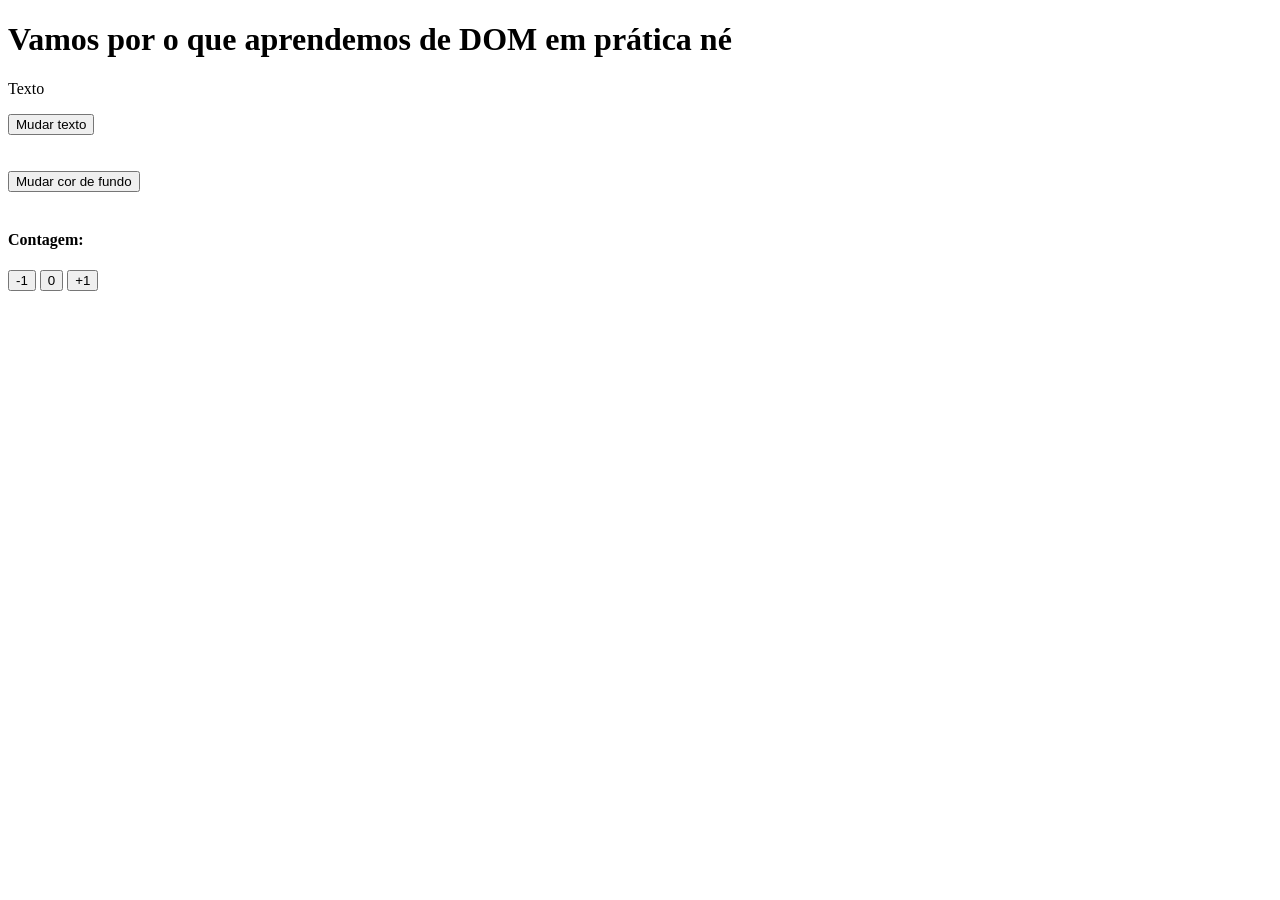
<file: atividade_13-04/index.html>
<!-- Nome:
			Beatriz de Paula V.
			Isabelly Balduino Silva

 
 Parte 1 — Pesquisa  
 
1.	O que é DOM? Explique com suas palavras e a relação com HTML. 
R:DOM (Document Object Model) ele pega as informações do html (xml e svg também) e vai fazendo tipo uma arvore, remificando os elementos até as menores informações, ex: div ramificar no h1 e no p, quando no html está
<div>
    h1
    p
</div>

2.	O que é um nó (node)? Explique elementos, atributos e textos.  
R:Um dado interligado que só pode terminar quando ele possuir uma informação muito simples. Um nó depende do anterior para existir; elemento são as imformações q vc vai pegar 
 
3.	Explique os métodos: getElementById(), querySelector(), querySelectorAll(). 
R:
 getElementById(): retorna um elemento com um valor específico
 querySelector(): retorna o primeiro elemento que corresponde a um seletor css.
 querySelectorAll(): retorna todos os elementos


4.	Diferença entre innerHTML e innerText. 
R: Bia
 
5.	O que são eventos? Exemplos: onclick, onchange, onmouseover.
R: Bea
 
 
Parte 2 — Prática  
 
Crie uma página com um título, um parágrafo e um botão. Ao clicar no botão, o texto do parágrafo deve mudar.  
-->
 
<!DOCTYPE html>
<html lang="pt-br">
<head>
    <meta charset="UTF-8">
    <meta name="viewport" content="width=device-width, initial-scale=1.0">
    <title>IW-II 13/04</title>
</head>
<body>
    <h1>Vamos por o que aprendemos de DOM em prática né</h1>
    <p id="MT">Texto</p>
    <button onclick="mudarTexto()" id="btnMT">Mudar texto</button>
    <script>
        function mudarTexto() {
            document.querySelector('p').innerHTML = 'Texto mudado';
            document.getElementById('btnMT').innerText = 'O texto já foi alterado';
        }
    </script>
    <br><br><br>

 <!--
Parte 3 — Desafio (Opcional) Escolha um desafio: 
 
-	Mudar a cor de fundo da página  
-	Criar contador com botão  
 -->

    <button onclick="btnMCF()">Mudar cor de fundo</button>
    
    <br><br>
    <h4 id="Cont">Contagem: </h4>
    <button onclick="Subtrair()">-1</button>
    <button onclick="Zerar()">0</button>
    <button onclick="Somar()">+1</button>

    <script>
        let i = 0; let cor="#f3cfd9";
        function btnMCF(){
            document.body.style.backgroundColor = cor;
            i ++;
            if (i == 1) {
                cor = "#f3ddcf";}
            else if (i == 2) {
                cor = "#eef3cf";}
            else if (i == 3) {
                cor = "#cff3d5";}
            else if (i == 4) {
                cor = "#cfe3f3";}
            else if (i == 5) {
                cor = "#efcff3";}
            else{
                i = 0;
                cor="#f3cfd9"
            }
        }


        let contagem=0;
        function Subtrair() {
            contagem--;
            document.getElementById('Cont').innerText = 'Contagem: ' + contagem;
        }

        function Zerar() {
            contagem=0;
            document.getElementById('Cont').innerText = 'Contagem: ' + contagem;
        }

        function Somar() {
            contagem++;
            document.getElementById('Cont').innerText = 'Contagem: ' + contagem;
        }
    </script>
    
</body>
</html>
</file>
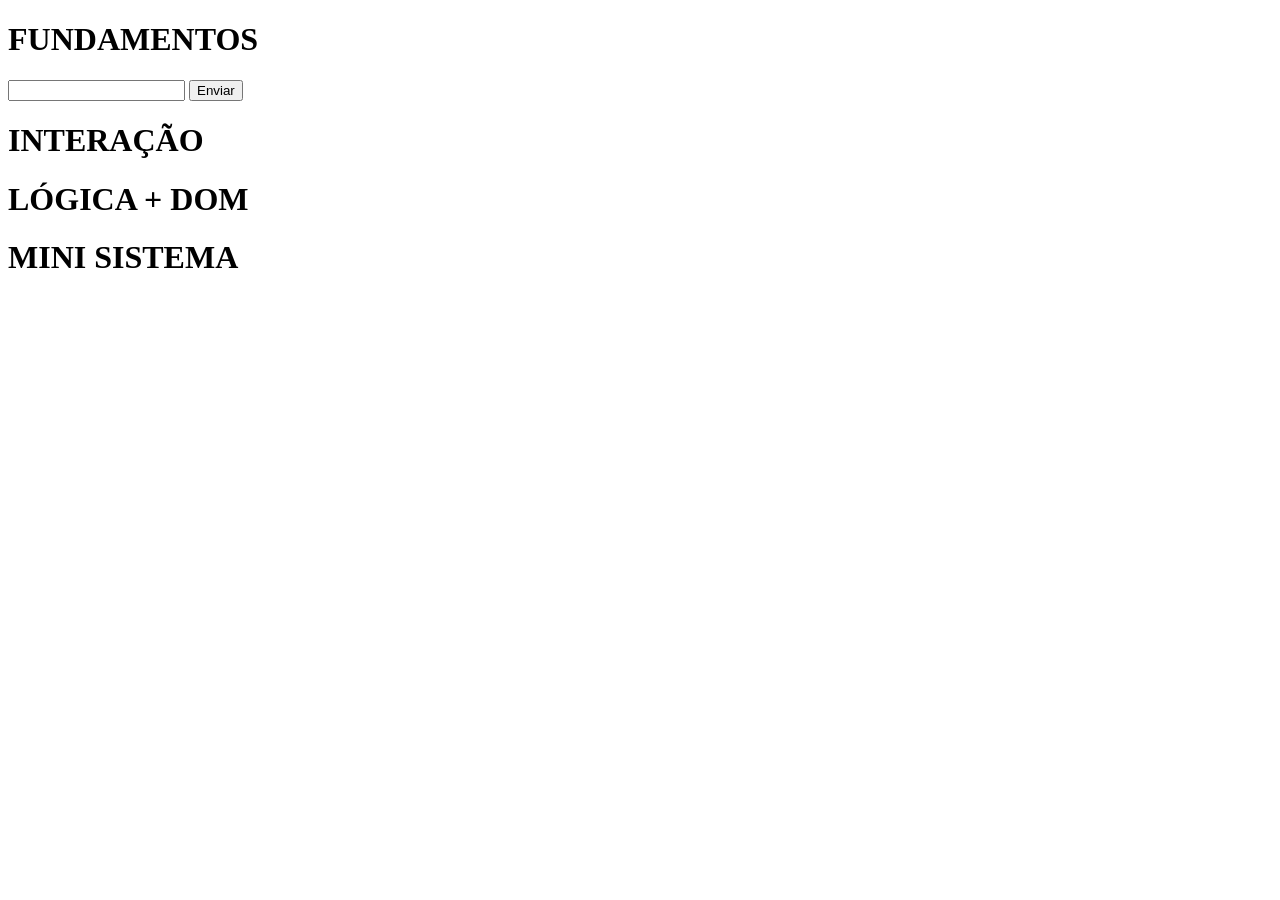
<file: DOM_exercicio_27-04/index.html>
<!DOCTYPE html>
<html lang="pt-br">
<head>
    <meta charset="UTF-8">
    <meta name="viewport" content="width=device-width, initial-scale=1.0">
    <title>DOM prática 27/04</title>
</head>
<body>
    <h1>FUNDAMENTOS</h1>
    <!-- Exercício 1
    Crie:
    ● 1 input
    ● 1 botão
    ● 1 parágrafo
    Ao clicar no botão, mostrar no parágrafo o texto digitado. -->
    <div>
        <input type="text"><!-- arrumar -->
        <button>Enviar</button>
        <p></p>
        <script>
            function Atualiza() {
                document.getElementsByTagName(input)<!-- arrumar -->
            }
        </script>
    </div>

    <!-- Exercício 2
    Crie:
    ● input de nome
    ● botão
    Mostrar:
    "Olá, [nome]!" -->
    <div></div>

    <!-- Exercício 3
    Crie:
    ● input de idade
    ● botão
    Mostrar:
    ● “Maior de idade”
    ● “Menor de idade” -->
    <div></div>

    <!-- Exercício 4
    Crie:
    ● botão
    Ao clicar:
    ● mudar a cor de fundo da página -->
    <div></div>

    <h1>INTERAÇÃO</h1>

    <!--Exercício 5
    Crie:
    ● botão “Modo escuro”
    Alternar entre:
    ● fundo branco
    ● fundo preto-->
    <div></div>
    
    <!--Exercício 6
    Crie:
    ● input
    ● botão
    ● lista (ul)
    Adicionar o texto digitado na lista.-->
    <div></div>
    
    <!--Exercício 7
    Crie:
    Ao clicar em um item da lista:
    ● remover esse item-->
    <div></div>

    <h1>LÓGICA + DOM</h1>
    
    <!--Exercício 8
    Crie:
    ● input de número
    ● botão
    Mostrar:
    ● se é par ou ímpar-->
    <div></div>
    
    <!--Exercício 9
    Crie:
    ● input de senha
    ● botão
    Validar:
    ● mínimo 6 caracteres-->
    <div></div>

    <h1>MINI SISTEMA</h1>
    
    <!--Exercício 10 (DESAFIO)
    Criar um mini sistema de cadastro:
    Deve ter:
    ● input nome
    ● botão adicionar
    ● lista de nomes
    ● botão remover para cada item
    ● contador de quantos itens existem-->
    <div></div>
</body>
</html>
</file>
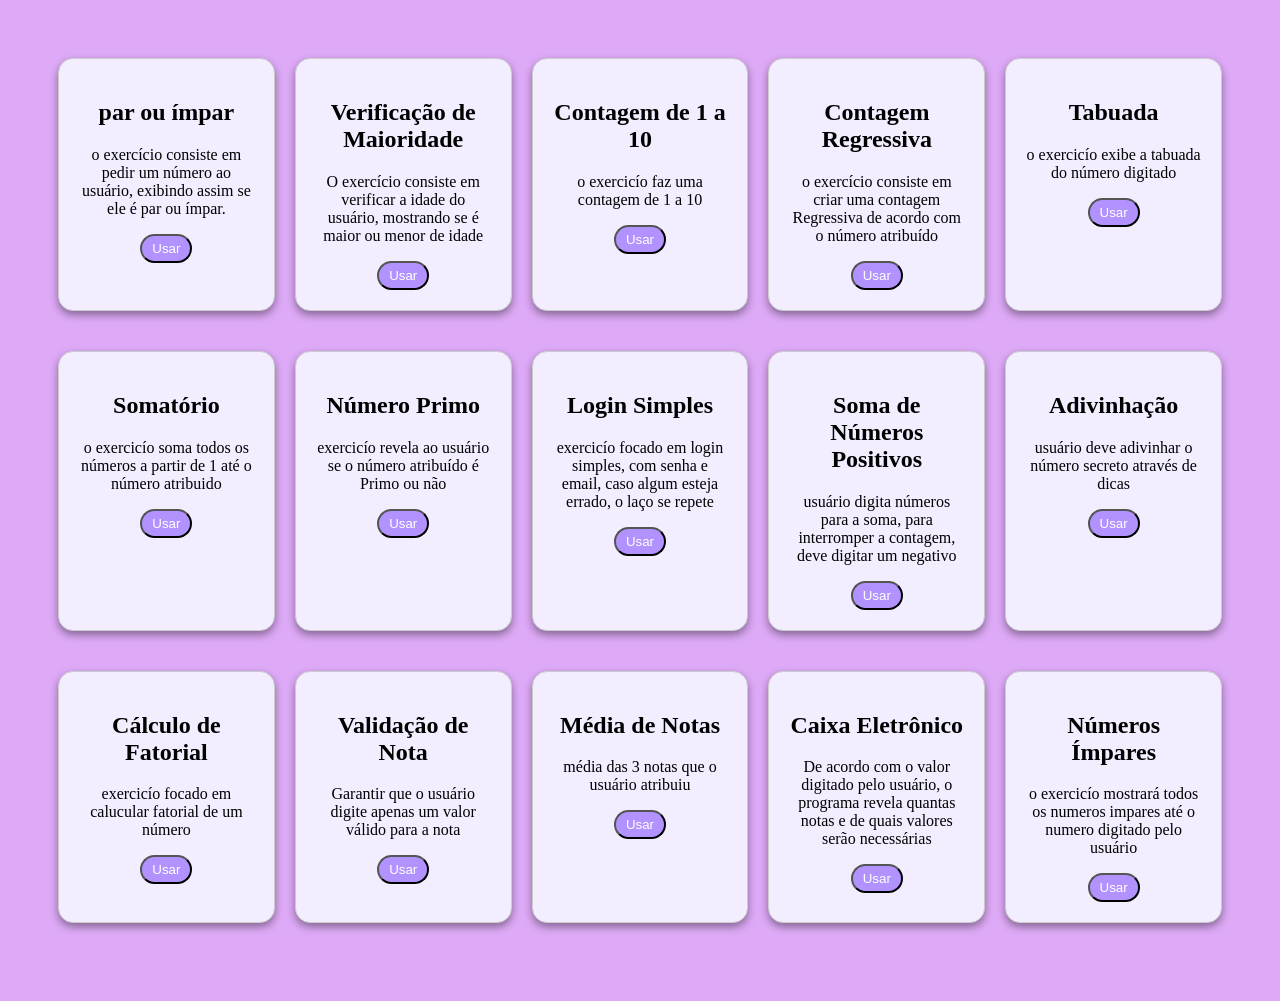
<file: SiteBotoesFuncionais/index.html>
<!DOCTYPE html>
<html lang="pt-br">
<head>
    <meta charset="UTF-8">
    <meta name="viewport" content="width=device-width, initial-scale=1.0">
    <title>Document</title>
    <link rel="stylesheet" href="estilo.css">
    <script src="script.js"></script>
</head>
<body>
    <div class="container">
        <div class="item">
            <h2>par ou ímpar</h2>
            <p>o exercício consiste em pedir um número ao usuário, exibindo assim se ele é par ou ímpar.</p>
            <button type="button" onclick="parimpar()" class="btn">Usar</button>
        </div>

        <div class="item">
            <h2>Verificação de Maioridade</h2>
            <p>O exercício consiste em verificar a idade do usuário, mostrando se é maior ou menor de idade</p>
            <button onclick="maior()" class="btn">Usar</button>
        </div>

        <div class="item">
            <h2>Contagem de 1 a 10</h2>
            <p>o exercicío faz uma contagem de 1 a 10</p>
            <button onclick="contagem()" class="btn">Usar</button>
        </div>

        <div class="item">
            <h2>Contagem Regressiva</h2>
            <p>o exercício consiste em criar uma contagem Regressiva de acordo com o número atribuído</p>
            <button onclick="regressiva()" class="btn">Usar</button>
        </div>

        <div class="item">
            <h2>Tabuada</h2>
            <p>o exercicío exibe a tabuada do número digitado</p>
            <button onclick="tabuada()" class="btn">Usar</button>
        </div>

        <div class="item">
            <h2>Somatório</h2>
            <p>o exercicío soma todos os números a partir de 1 até o número atribuido</p>
            <button onclick="somatorio()" class="btn">Usar</button>
        </div>

        <div class="item">
            <h2>Número Primo</h2>
            <p>exercicío revela ao usuário se o número atribuído é Primo ou não</p>
            <button onclick="primo()" class="btn">Usar</button>
        </div>

        <div class="item">
            <h2>Login Simples</h2>
            <p>exercicío focado em login simples, com senha e email, caso algum esteja errado, o laço se repete</p>
            <button onclick="login()" class="btn">Usar</button>
        </div>

        <div class="item">
            <h2>Soma de Números Positivos</h2>
            <p>usuário digita números para a soma, para interromper a contagem, deve digitar um negativo
            </p>
            <button onclick="positivo()" class="btn">Usar</button>
        </div>

        <div class="item">
            <h2>Adivinhação</h2>
            <p>usuário deve adivinhar o número secreto através de dicas</p>
            <button onclick="adivinhar()" class="btn">Usar</button>
        </div>

        <div class="item">
            <h2>Cálculo de Fatorial</h2>
            <p>exercicío focado em calucular fatorial de um número</p>
            <button onclick="fatorial()" class="btn">Usar</button>
        </div>

        <div class="item">
            <h2>Validação de Nota</h2>
            <p>Garantir que o usuário digite apenas um valor válido para a nota</p>
            <button onclick="notas()" class="btn">Usar</button>
        </div>

        <div class="item">
            <h2>Média de Notas</h2>
            <p>média das 3 notas que o usuário atribuiu</p>
            <button onclick="media()" class="btn">Usar</button>
        </div>

        <div class="item">
            <h2>Caixa Eletrônico</h2>
            <p>De acordo com o valor digitado pelo usuário, o programa revela quantas notas e de quais valores serão necessárias</p>
            <button onclick="caixa()" class="btn">Usar</button>
        </div>

        <div class="item">
            <h2>Números Ímpares</h2>
            <p>o exercicío mostrará todos os numeros impares até o numero digitado pelo usuário</p>
            <button onclick="nums()" class="btn">Usar</button>
        </div>
    </div>
</body>
</html>
</file>
<file: SiteBotoesFuncionais/estilo.css>
body{
    background-color: #deaaf7;
}

.container{
    max-width: 1200px;
    margin: 0 auto;
    padding: 20px;

    display: grid;
    grid-template-columns: repeat(auto-fit, minmax(200px, 1fr));
    gap: 20px;
    text-align: center;
    padding: 50px;
}

.item{
    background-color: #f2edff;
    border: 1px solid #ccc;
    padding: 20px;
    margin-bottom: 20px;
    text-align: center;
    border-radius: 15px;
    box-shadow: 0px 4px 8px rgba(0, 0, 0, 0.4);
    transition: transform 0.2s ease, box-shadow 0.2s ease;
}

.item:hover{
    transform: translateY(-5px);/*para cima  quando passa o mause*/
    box-shadow: 0 8px 16px rgba(0, 0, 0, 0.2);
}

.item:active{
    transform: scale(0.98);/*reduz o tamanho do card ao clicar*/
    box-shadow: 0 4px 8px rgba(0, 0, 0, 0.7);
}

.btn{
    display: inline-block;
    padding: 5px 10px;
    background-color: #b292ff;
    color: #fff;
    text-decoration: none;
    border-radius: 25px;
    transition: background-color 0.3s ease;
    cursor: pointer;
}
</file>
